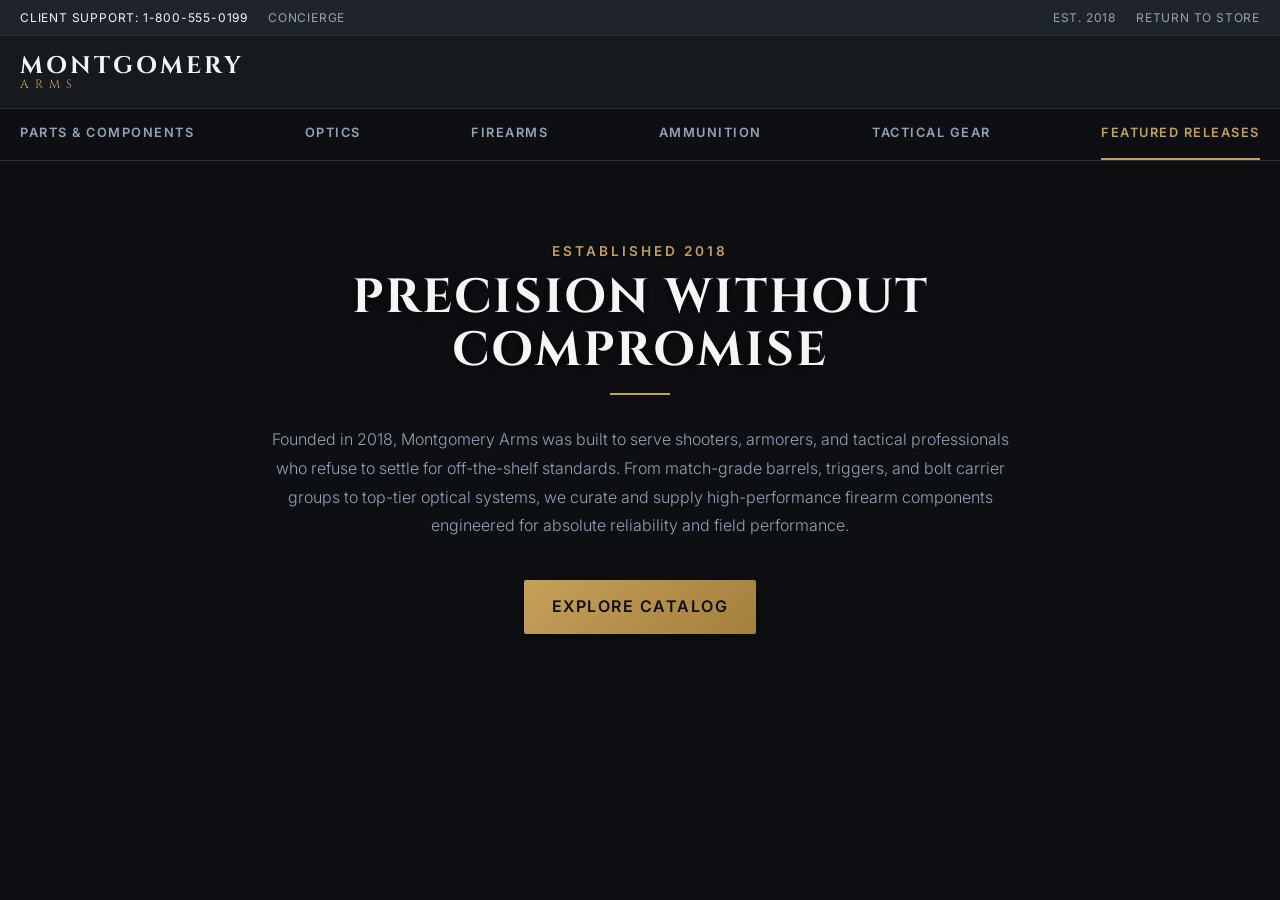
<file: about.html>
<!DOCTYPE html>
<html lang="en">
<head>
    <meta charset="UTF-8">
    <meta name="viewport" content="width=device-width, initial-scale=1.0">
    <meta name="description" content="Montgomery Arms — Established in 2018. Outfitting shooters, armorers, and professionals with precision gun parts, optics, and tactical gear.">
    <title>Our Heritage — Montgomery Arms</title>
    <link rel="stylesheet" href="style.css">
    <!-- Google Fonts for High-End Typography -->
    <link rel="preconnect" href="https://fonts.googleapis.com">
    <link rel="preconnect" href="https://fonts.gstatic.com" crossorigin>
    <link href="https://fonts.googleapis.com/css2?family=Cinzel:wght@600;700&family=Inter:wght@300;400;500;600&display=swap" rel="stylesheet">
</head>
<body>

    <!-- Top Utility Bar -->
    <header class="top-bar">
        <div class="top-bar-container">
            <div class="top-bar-left">
                <span>CLIENT SUPPORT: 1-800-555-0199</span>
                <a href="#">CONCIERGE</a>
            </div>
            <div class="top-bar-right">
                <span class="trust-badge">EST. 2018</span>
                <a href="index.html">RETURN TO STORE</a>
            </div>
        </div>
    </header>

    <!-- Main Navigation Bar -->
    <header class="main-header">
        <div class="header-container">
            <a href="index.html" class="logo">
                <span class="logo-title">MONTGOMERY</span>
                <span class="logo-sub">ARMS</span>
            </a>
        </div>
    </header>

    <!-- Category Navigation for Consistency -->
    <nav class="category-nav">
        <div class="nav-container">
            <a href="index.html">PARTS & COMPONENTS</a>
            <a href="index.html">OPTICS</a>
            <a href="index.html">FIREARMS</a>
            <a href="index.html">AMMUNITION</a>
            <a href="index.html">TACTICAL GEAR</a>
            <a href="index.html" class="nav-highlight">FEATURED RELEASES</a>
        </div>
    </nav>

    <!-- Main Content Section -->
    <main class="about-container">
        <span class="hero-subtitle">ESTABLISHED 2018</span>
        <h1 class="hero-title">PRECISION WITHOUT COMPROMISE</h1>
        <div class="gold-divider"></div>
        <p class="about-text">
            Founded in 2018, Montgomery Arms was built to serve shooters, armorers, and tactical professionals who refuse to settle for off-the-shelf standards. From match-grade barrels, triggers, and bolt carrier groups to top-tier optical systems, we curate and supply high-performance firearm components engineered for absolute reliability and field performance.
        </p>
        <a href="index.html" class="btn-primary">EXPLORE CATALOG</a>
    </main>

</body>
</html>
</file>
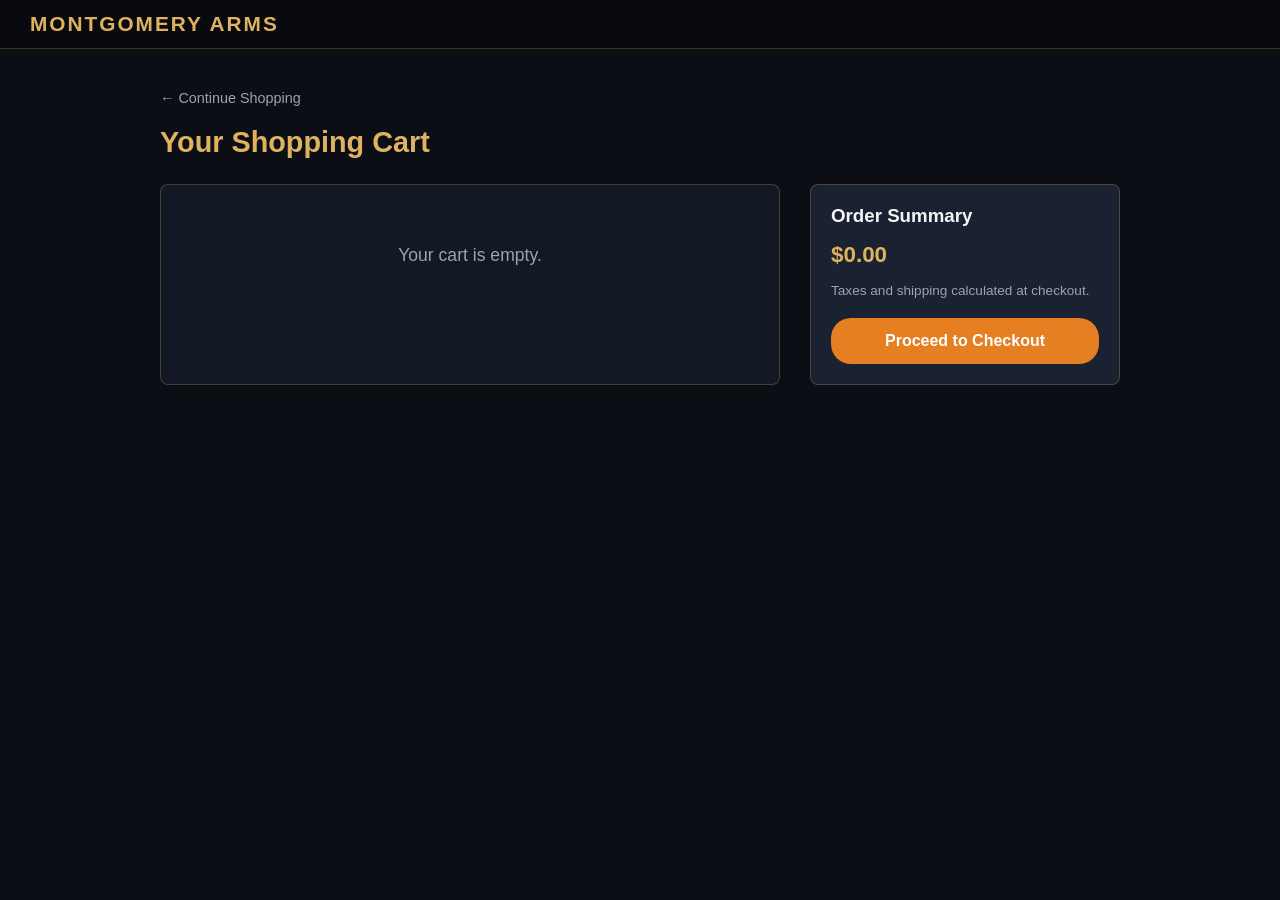
<file: cart.html>
<!DOCTYPE html>
<html lang="en">
<head>
    <meta charset="UTF-8">
    <meta name="viewport" content="width=device-width, initial-scale=1.0">
    <title>Shopping Cart - Montgomery Arms</title>
    <style>
        :root {
            --bg-main: #0b0e14;
            --bg-card: #121824;
            --bg-panel: #1a2130;
            --gold-accent: #dfb260;
            --gold-hover: #f3c272;
            --orange-btn: #e67e22;
            --text-light: #f4f5f7;
            --text-muted: #9ca3af;
            --border-subtle: rgba(223, 178, 96, 0.25);
        }
        * { box-sizing: border-box; margin: 0; padding: 0; font-family: 'Segoe UI', Tahoma, Geneva, Verdana, sans-serif; }
        body { background-color: var(--bg-main); color: var(--text-light); }

        header {
            background-color: #080a0f; border-bottom: 1px solid var(--border-subtle);
            padding: 12px 30px; display: flex; justify-content: space-between; align-items: center;
        }
        .logo { font-size: 1.3rem; font-weight: 800; color: var(--gold-accent); text-decoration: none; letter-spacing: 2px; }

        .container { max-width: 1000px; margin: 40px auto; padding: 0 20px; }
        h1 { color: var(--gold-accent); margin-bottom: 25px; font-size: 1.8rem; }

        .cart-layout { display: grid; grid-template-columns: 2fr 1fr; gap: 30px; }
        .cart-items-box { background-color: var(--bg-card); border-radius: 8px; padding: 20px; border: 1px solid var(--border-subtle); }
        .cart-summary-box { background-color: var(--bg-panel); border-radius: 8px; padding: 20px; border: 1px solid var(--border-subtle); height: fit-content; }

        .cart-item-row { display: flex; align-items: center; justify-content: space-between; border-bottom: 1px solid var(--border-subtle); padding: 15px 0; gap: 15px; }
        .cart-item-row:last-child { border-bottom: none; }
        .item-details { flex-grow: 1; }
        .item-title { font-weight: 600; font-size: 0.95rem; margin-bottom: 5px; color: var(--text-light); }
        .item-price { color: var(--gold-accent); font-weight: bold; }
        
        .remove-btn { background: none; border: none; color: #e74c3c; cursor: pointer; font-size: 0.85rem; margin-top: 5px; text-decoration: underline; }
        .remove-btn:hover { color: #c0392b; }

        .summary-total { font-size: 1.4rem; font-weight: bold; color: var(--gold-accent); margin: 15px 0; }
        .checkout-btn { width: 100%; padding: 14px; background-color: var(--orange-btn); color: #fff; border: none; border-radius: 20px; font-weight: bold; font-size: 1rem; cursor: pointer; }
        .checkout-btn:hover { background-color: #d35400; }
        
        .empty-cart { text-align: center; color: var(--text-muted); padding: 40px 0; font-size: 1.1rem; }
        .back-link { color: var(--text-muted); text-decoration: none; display: inline-block; margin-bottom: 20px; font-size: 0.9rem; }
        .back-link:hover { color: var(--gold-accent); }
    </style>
</head>
<body>

    <header>
        <a href="index.html" class="logo">MONTGOMERY ARMS</a>
    </header>

    <main class="container">
        <a href="index.html" class="back-link">&larr; Continue Shopping</a>
        <h1>Your Shopping Cart</h1>

        <div class="cart-layout">
            <!-- Left: Items list -->
            <div class="cart-items-box" id="cart-items-container">
                <div class="empty-cart">Loading cart...</div>
            </div>

            <!-- Right: Subtotal & Checkout Summary -->
            <div class="cart-summary-box">
                <h3>Order Summary</h3>
                <div class="summary-total" id="cart-subtotal">$0.00</div>
                <p style="font-size: 0.85rem; color: var(--text-muted); margin-bottom: 20px;">Taxes and shipping calculated at checkout.</p>
                <button class="checkout-btn" onclick="alert('Checkout integration coming soon!')">Proceed to Checkout</button>
            </div>
        </div>
    </main>

    <!-- Script to render and manage cart state -->
    <script src="products.js"></script>
    <script>
        function renderCart() {
            const container = document.getElementById('cart-items-container');
            const subtotalEl = document.getElementById('cart-subtotal');
            // FIXED: Changed storage key to match montgomery_cart everywhere
            let cart = JSON.parse(localStorage.getItem('montgomery_cart')) || [];

            if (cart.length === 0) {
                container.innerHTML = '<div class="empty-cart">Your cart is empty.</div>';
                subtotalEl.textContent = '$0.00';
                return;
            }

            let html = '';
            let subtotal = 0;

            cart.forEach((cartItem, index) => {
                let productData = (typeof products !== 'undefined') ? products.find(p => p.sku === cartItem.sku) : null;
                let title = productData ? productData.title : cartItem.sku;
                let price = productData ? parseFloat(productData.price.replace('$', '')) : 0.00;
                let itemTotal = price * cartItem.quantity;
                subtotal += itemTotal;

                html += `
                    <div class="cart-item-row">
                        <div class="item-details">
                            <div class="item-title">${title}</div>
                            <div style="font-size: 0.85rem; color: var(--text-muted);">Qty: ${cartItem.quantity}</div>
                            <button class="remove-btn" onclick="removeItem(${index})">Remove</button>
                        </div>
                        <div class="item-price">$${itemTotal.toFixed(2)}</div>
                    </div>
                `;
            });

            container.innerHTML = html;
            subtotalEl.textContent = '$' + subtotal.toFixed(2);
        }

        function removeItem(index) {
            let cart = JSON.parse(localStorage.getItem('montgomery_cart')) || [];
            cart.splice(index, 1);
            localStorage.setItem('montgomery_cart', JSON.stringify(cart));
            renderCart();
        }

        renderCart();
    </script>
</body>
</html>
</file>
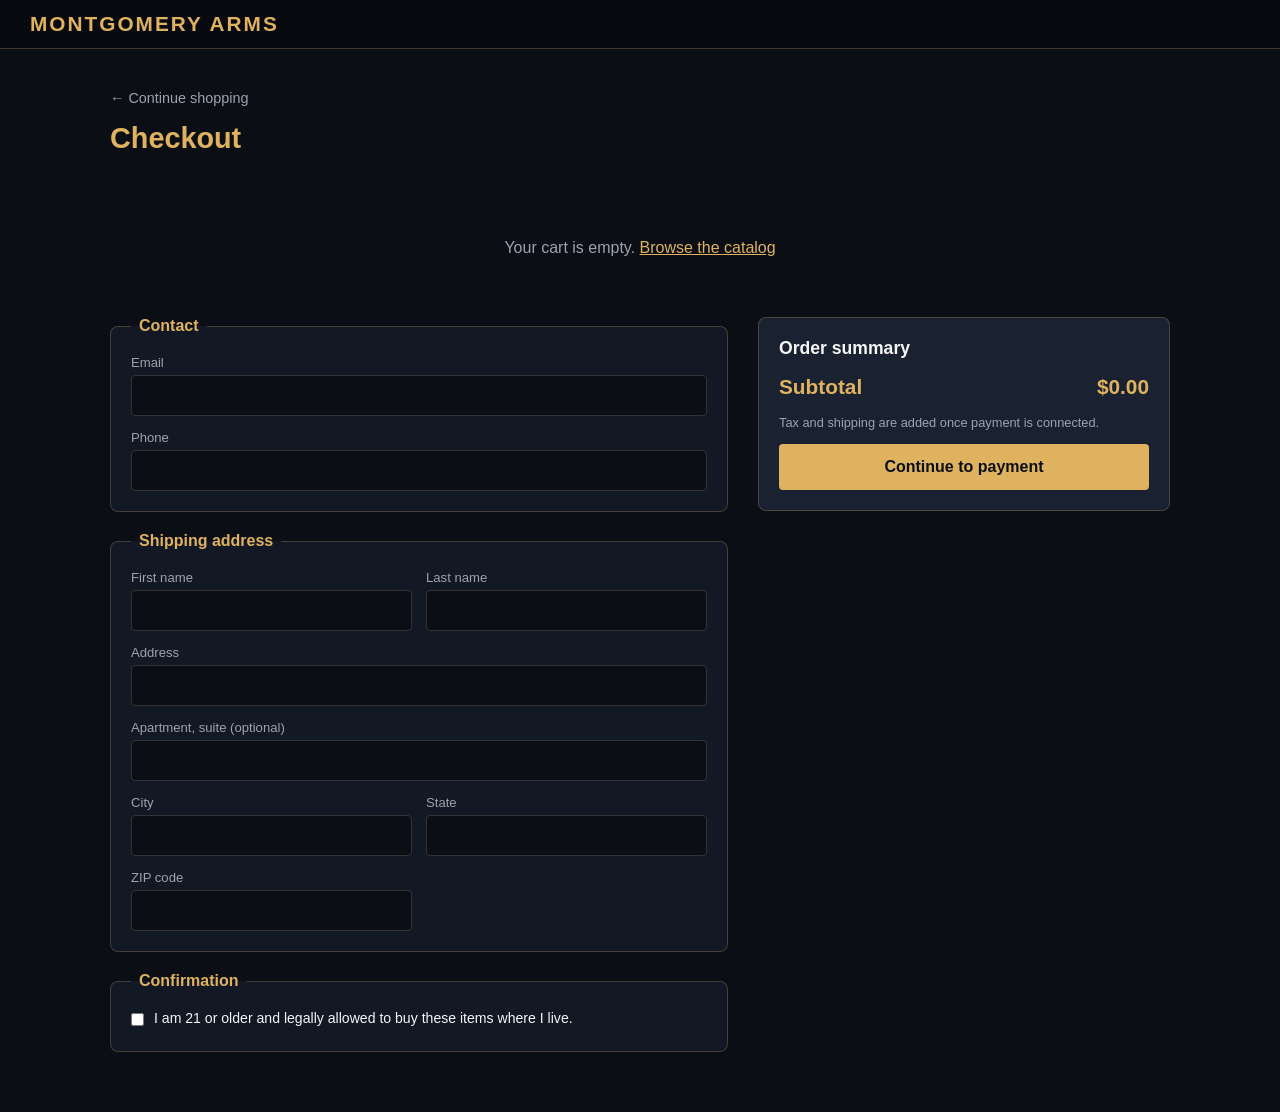
<file: checkout.html>
<!DOCTYPE html>
<html lang="en">
<head>
<meta charset="UTF-8">
<meta name="viewport" content="width=device-width, initial-scale=1.0">
<title>Checkout - Montgomery Arms</title>
<style>
:root{--bg:#0b0e14;--card:#121824;--panel:#1a2130;--gold:#dfb260;--gold-h:#f3c272;--text:#f4f5f7;--muted:#9ca3af;--line:rgba(223,178,96,.25)}
*{box-sizing:border-box;margin:0;padding:0;font-family:'Segoe UI',Tahoma,sans-serif}
body{background:var(--bg);color:var(--text)}
header{background:#080a0f;border-bottom:1px solid var(--line);padding:12px 30px}
.logo{font-size:1.3rem;font-weight:800;color:var(--gold);text-decoration:none;letter-spacing:2px}
main{max-width:1100px;margin:40px auto;padding:0 20px}
h1{color:var(--gold);font-size:1.8rem;margin-bottom:24px}
.layout{display:grid;grid-template-columns:1.5fr 1fr;gap:30px;align-items:start}
@media(max-width:850px){.layout{grid-template-columns:1fr}}
fieldset{border:1px solid var(--line);border-radius:8px;background:var(--card);padding:20px;margin-bottom:20px}
legend{padding:0 8px;color:var(--gold);font-weight:700}
.grid{display:grid;grid-template-columns:1fr 1fr;gap:14px}.full{grid-column:1/-1}
label{display:block;font-size:.82rem;color:var(--muted);margin-bottom:5px}
input,select{width:100%;padding:11px;background:var(--bg);color:var(--text);border:1px solid #333;border-radius:4px;font-size:.95rem}
input:focus,select:focus{outline:2px solid var(--gold);outline-offset:1px}
.check{display:flex;gap:10px;align-items:flex-start;font-size:.88rem;color:var(--text)}.check input{width:auto;margin-top:3px}
.summary{background:var(--panel);border:1px solid var(--line);border-radius:8px;padding:20px;position:sticky;top:20px}
.summary h2{font-size:1.1rem;margin-bottom:14px}
.row{display:flex;justify-content:space-between;gap:12px;padding:8px 0;font-size:.9rem;border-bottom:1px solid #2a3441}
.row small{color:var(--muted)}
.tot{display:flex;justify-content:space-between;font-size:1.3rem;font-weight:700;color:var(--gold);margin:16px 0}
button.go{width:100%;padding:14px;background:var(--gold);color:var(--bg);border:0;border-radius:4px;font-weight:800;font-size:1rem;cursor:pointer}
button.go:hover{background:var(--gold-h)}
.msg{margin-top:14px;padding:12px;border:1px solid var(--line);border-radius:6px;font-size:.88rem;color:var(--muted);display:none}
.empty{text-align:center;padding:60px 0;color:var(--muted)}.empty a{color:var(--gold)}
a.back{color:var(--muted);text-decoration:none;font-size:.9rem;display:inline-block;margin-bottom:16px}a.back:hover{color:var(--gold)}
</style>
</head>
<body>
<header><a href="index.html" class="logo">MONTGOMERY ARMS</a></header>
<main>
  <a href="index.html" class="back">&larr; Continue shopping</a>
  <h1>Checkout</h1>
  <div id="empty" class="empty" hidden>Your cart is empty. <a href="index.html">Browse the catalog</a></div>
  <form id="co" class="layout" novalidate>
    <div>
      <fieldset><legend>Contact</legend><div class="grid">
        <div class="full"><label for="email">Email</label><input id="email" name="email" type="email" autocomplete="email" required></div>
        <div class="full"><label for="phone">Phone</label><input id="phone" name="phone" type="tel" autocomplete="tel" required></div>
      </div></fieldset>
      <fieldset><legend>Shipping address</legend><div class="grid">
        <div><label for="fn">First name</label><input id="fn" name="fn" autocomplete="given-name" required></div>
        <div><label for="ln">Last name</label><input id="ln" name="ln" autocomplete="family-name" required></div>
        <div class="full"><label for="a1">Address</label><input id="a1" name="a1" autocomplete="address-line1" required></div>
        <div class="full"><label for="a2">Apartment, suite (optional)</label><input id="a2" name="a2" autocomplete="address-line2"></div>
        <div><label for="city">City</label><input id="city" name="city" autocomplete="address-level2" required></div>
        <div><label for="state">State</label><input id="state" name="state" autocomplete="address-level1" maxlength="2" required></div>
        <div><label for="zip">ZIP code</label><input id="zip" name="zip" autocomplete="postal-code" inputmode="numeric" required></div>
      </div></fieldset>
      <fieldset><legend>Confirmation</legend>
        <label class="check"><input type="checkbox" id="age" required> I am 21 or older and legally allowed to buy these items where I live.</label>
      </fieldset>
    </div>
    <aside class="summary">
      <h2>Order summary</h2>
      <div id="lines"></div>
      <div class="tot"><span>Subtotal</span><span id="sub">$0.00</span></div>
      <p style="font-size:.8rem;color:var(--muted);margin-bottom:14px">Tax and shipping are added once payment is connected.</p>
      <button class="go" type="submit">Continue to payment</button>
      <div class="msg" id="msg" role="status"></div>
    </aside>
  </form>
</main>
<script src="products.js"></script>
<script src="cart.js"></script>
<script>
const money = n => '$' + n.toFixed(2);
const esc = s => String(s).replace(/[&<>"']/g, c => ({'&':'&amp;','<':'&lt;','>':'&gt;','"':'&quot;',"'":'&#39;'}[c]));
const form = document.getElementById('co'), msg = document.getElementById('msg');

function show() {
  const lines = Cart.lines();
  document.getElementById('empty').hidden = lines.length > 0;
  form.hidden = lines.length === 0;
  document.getElementById('lines').innerHTML = lines.map(l =>
    `<div class="row"><span>${esc(l.product.title)}<br><small>Qty ${l.quantity} &times; ${money(l.unit)}</small></span><strong>${money(l.line)}</strong></div>`).join('');
  document.getElementById('sub').textContent = money(Cart.total());
}

// Hook for your payment provider (Stripe Checkout, Authorize.net, etc.).
// Receives the validated order. Replace the body when you connect a backend.
function startPayment(order) {
  sessionStorage.setItem('montgomery_order_draft', JSON.stringify(order));
  msg.style.display = 'block';
  msg.textContent = 'Your details are saved, but payment is not connected yet, so no order has been placed.';
}

form.addEventListener('submit', e => {
  e.preventDefault();
  if (!form.checkValidity()) { form.reportValidity(); return; }
  const customer = Object.fromEntries(new FormData(form));
  startPayment({ customer, items: Cart.lines().map(l => ({ sku: l.sku, quantity: l.quantity, unit: l.unit })), subtotal: Cart.total() });
});
show();
window.addEventListener('storage', show);
</script>
</body>
</html>
</file>
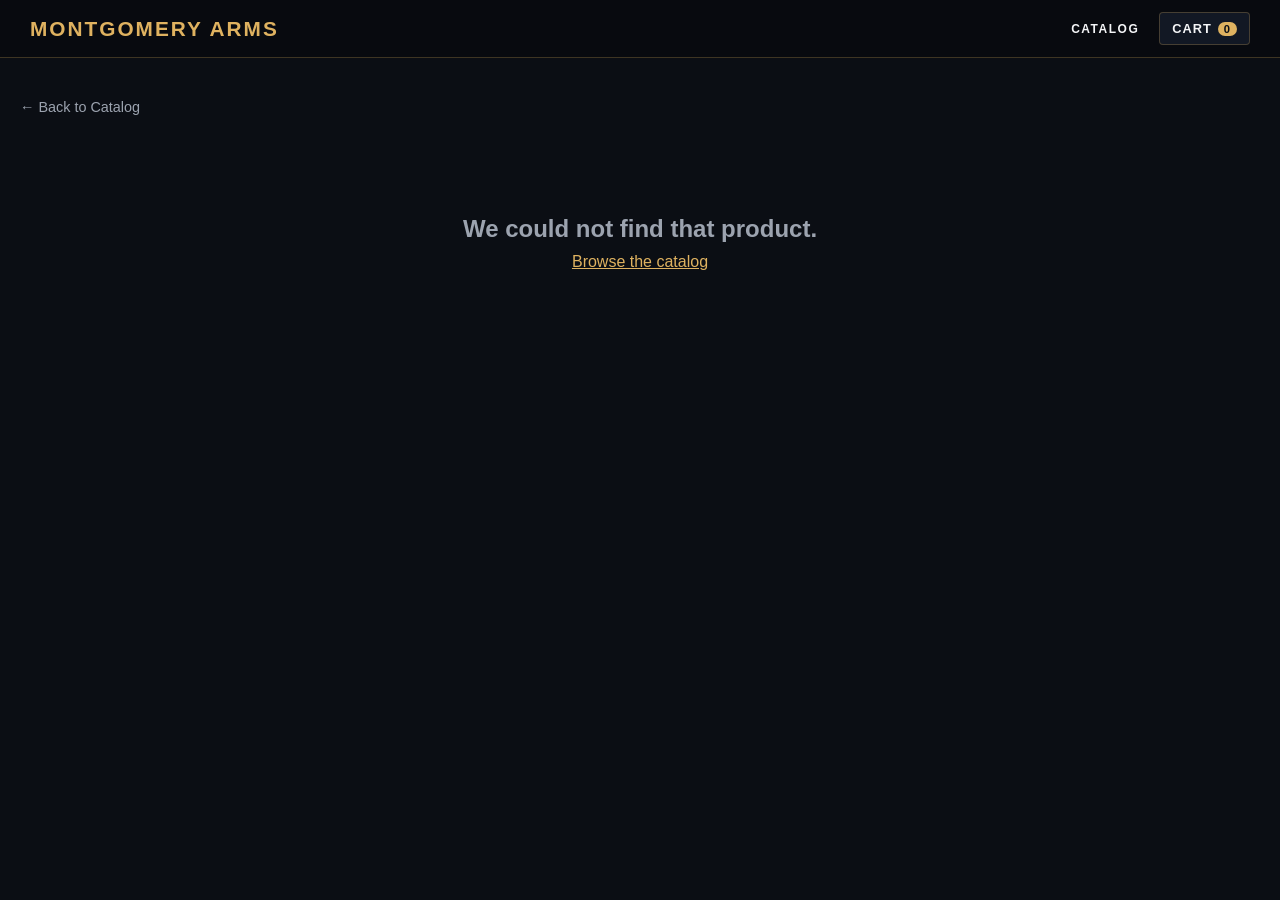
<file: product-detail.html>
<!DOCTYPE html>
<html lang="en">
<head>
    <meta charset="UTF-8">
    <meta name="viewport" content="width=device-width, initial-scale=1.0">
    <title>Product Details - Montgomery Arms</title>
    <style>
        :root {
            --bg-main: #0b0e14; --bg-card: #121824; --bg-panel: #1a2130;
            --gold-accent: #dfb260; --gold-hover: #f3c272;
            --orange-btn: #e67e22; --orange-hover: #d35400;
            --text-light: #f4f5f7; --text-muted: #9ca3af;
            --border-subtle: rgba(223, 178, 96, 0.25);
        }
        * { box-sizing: border-box; margin: 0; padding: 0; font-family: 'Segoe UI', Tahoma, Geneva, Verdana, sans-serif; }
        body { background-color: var(--bg-main); color: var(--text-light); }

        header { background-color: #080a0f; border-bottom: 1px solid var(--border-subtle); padding: 12px 30px; display: flex; justify-content: space-between; align-items: center; gap: 20px; flex-wrap: wrap; }
        .logo { font-size: 1.3rem; font-weight: 800; color: var(--gold-accent); text-decoration: none; letter-spacing: 2px; white-space: nowrap; }
        .header-right { display: flex; align-items: center; gap: 20px; }
        nav { display: flex; gap: 20px; }
        nav a { color: var(--text-light); text-decoration: none; font-size: 0.75rem; font-weight: 700; letter-spacing: 1.5px; text-transform: uppercase; transition: color 0.2s; }
        nav a:hover { color: var(--gold-accent); }
        .cart-btn { border: 1px solid var(--border-subtle); background-color: var(--bg-card); color: var(--text-light); padding: 8px 12px; border-radius: 4px; cursor: pointer; display: flex; align-items: center; gap: 6px; text-decoration: none; font-size: 0.8rem; font-weight: 700; letter-spacing: 1px; }
        .cart-btn:hover { border-color: var(--gold-accent); }
        .cart-count-badge { background-color: var(--gold-accent); color: #0b0e14; font-size: 0.7rem; font-weight: 800; padding: 1px 6px; border-radius: 10px; min-width: 18px; text-align: center; }

        .container { max-width: 1400px; margin: 40px auto; padding: 0 20px; }
        .back-link { color: var(--text-muted); text-decoration: none; font-size: 0.9rem; display: inline-block; margin-bottom: 20px; }
        .back-link:hover { color: var(--gold-accent); }
        .not-found { text-align: center; padding: 80px 0; color: var(--text-muted); }
        .not-found a { color: var(--gold-accent); }

        .hero-grid { display: grid; grid-template-columns: 2fr 2fr 1fr; gap: 30px; margin-bottom: 50px; }
        .gallery-wrapper { display: flex; gap: 20px; }
        .thumbnails { display: flex; flex-direction: column; gap: 10px; }
        .thumb { width: 60px; height: 60px; background: #fff; border: 2px solid transparent; border-radius: 4px; padding: 5px; cursor: pointer; }
        .thumb:hover, .thumb.active { border-color: var(--gold-accent); }
        .thumb img { width: 100%; height: 100%; object-fit: contain; }
        .main-image { flex-grow: 1; background: #fff; border-radius: 8px; padding: 20px; display: flex; align-items: center; justify-content: center; }
        .main-image img { max-width: 100%; max-height: 400px; object-fit: contain; }

        .product-info h1 { font-size: 1.6rem; margin-bottom: 10px; line-height: 1.3; }
        .meta { color: var(--text-muted); font-size: 0.85rem; margin-bottom: 10px; }
        .product-info p.blurb { color: var(--text-muted); line-height: 1.6; margin: 10px 0; font-size: 0.95rem; }
        .about-item h3 { font-size: 1.1rem; margin: 20px 0 10px 0; border-bottom: 1px solid var(--border-subtle); padding-bottom: 5px; }
        .features-list { list-style-type: disc; margin-left: 20px; line-height: 1.6; font-size: 0.9rem; }
        .features-list li { margin-bottom: 8px; }

        .action-box { background-color: var(--bg-panel); border: 1px solid var(--border-subtle); border-radius: 8px; padding: 20px; height: fit-content; }
        .price { font-size: 2.2rem; font-weight: 700; color: var(--gold-accent); margin-bottom: 12px; }
        .stock { color: #2ecc71; font-weight: 700; font-size: 0.95rem; margin-bottom: 6px; }
        .sold { font-size: 0.85rem; color: var(--text-muted); margin-bottom: 20px; line-height: 1.5; }
        .quantity-wrapper { margin-bottom: 15px; }
        .quantity-wrapper label { display: block; font-size: 0.85rem; margin-bottom: 8px; color: var(--text-muted); }
        select { width: 100%; padding: 10px; background-color: var(--bg-main); color: var(--text-light); border: 1px solid #333; border-radius: 4px; font-size: 1rem; }
        .btn { width: 100%; padding: 14px; font-weight: 800; letter-spacing: 1px; border: none; border-radius: 20px; cursor: pointer; margin-bottom: 12px; font-size: 0.9rem; transition: all 0.2s; }
        .btn-cart { background-color: var(--gold-accent); color: var(--bg-main); }
        .btn-cart:hover { background-color: var(--gold-hover); }
        .btn-buy { background-color: var(--orange-btn); color: #fff; }
        .btn-buy:hover { background-color: var(--orange-hover); }

        .section-header { font-size: 1.4rem; color: var(--gold-accent); border-bottom: 2px solid var(--border-subtle); padding-bottom: 10px; margin: 50px 0 20px 0; text-transform: uppercase; letter-spacing: 1px; }
        .rich-content { background-color: var(--bg-card); padding: 30px; border-radius: 8px; line-height: 1.8; }
        .specs-table { width: 100%; border-collapse: collapse; background-color: var(--bg-card); border-radius: 8px; overflow: hidden; }
        .specs-table th, .specs-table td { padding: 15px; text-align: left; border-bottom: 1px solid var(--border-subtle); }
        .specs-table th { background-color: var(--bg-panel); color: var(--text-muted); width: 30%; font-weight: normal; }

        .related-grid { display: grid; grid-template-columns: repeat(auto-fill, minmax(220px, 1fr)); gap: 20px; }
        .related-card { background-color: var(--bg-card); border: 1px solid var(--border-subtle); padding: 15px; border-radius: 6px; transition: border-color 0.2s; text-decoration: none; color: inherit; display: block; }
        .related-card:hover { border-color: var(--gold-accent); }
        .related-img { background: #fff; height: 150px; display: flex; align-items: center; justify-content: center; border-radius: 4px; margin-bottom: 15px; padding: 10px; }
        .related-img img { max-width: 100%; max-height: 100%; }
        .related-title { font-size: 0.85rem; margin-bottom: 10px; height: 2.6em; overflow: hidden; }
        .related-price { color: var(--gold-accent); font-weight: 700; font-size: 1.1rem; }

        @media (max-width: 1024px) { .hero-grid { grid-template-columns: 1fr 1fr; } .action-box { grid-column: span 2; } }
        @media (max-width: 768px) { .hero-grid { grid-template-columns: 1fr; } .action-box { grid-column: span 1; } .gallery-wrapper { flex-direction: column-reverse; } .thumbnails { flex-direction: row; } }
    </style>
</head>
<body>
    <header>
        <a href="index.html" class="logo">MONTGOMERY ARMS</a>
        <div class="header-right">
            <nav>
                <a href="index.html">CATALOG</a>
            </nav>
            <a href="cart.html" class="cart-btn" id="cart-button">
                <span>CART</span>
                <span id="cart-counter" class="cart-count-badge">0</span>
            </a>
        </div>
    </header>

    <main class="container">
        <a href="index.html" class="back-link">&larr; Back to Catalog</a>
        <div id="detail"></div>
    </main>

    <script src="products.js"></script>
    <script src="cart.js"></script>
    <script>
        const esc = s => String(s).replace(/[&<>"']/g, c => ({ '&': '&amp;', '<': '&lt;', '>': '&gt;', '"': '&quot;', "'": '&#39;' }[c]));
        const money = n => '$' + n.toFixed(2);
        const PLACEHOLDER = 'https://placehold.co/500x500/ffffff/121824?text=Montgomery+Arms';
        const imgOf = p => p.image || `images/${p.sku}/000001.jpg`;

        const sku = new URLSearchParams(location.search).get('sku');
        const p = products.find(x => x.sku === sku);
        const root = document.getElementById('detail');

        if (!p) {
            document.title = 'Product not found - Montgomery Arms';
            root.innerHTML = '<div class="not-found"><h2>We could not find that product.</h2><p style="margin-top:10px"><a href="index.html">Browse the catalog</a></p></div>';
        } else {
            document.title = p.title + ' - Montgomery Arms';
            const specs = Object.assign({}, p.specs || {}, { Category: p.category, SKU: p.sku });
            const related = products.filter(x => x.sku !== p.sku)
                .sort((a, b) => (b.category === p.category) - (a.category === p.category)).slice(0, 4);

            // Gallery: main image plus images/<sku>/000001-000004.jpg (thumbs that don't exist are removed)
            const gallery = [1, 2, 3, 4].map(n => `images/${p.sku}/00000${n}.jpg`);
            if (p.image) gallery.unshift(p.image);

            root.innerHTML = `
            <div class="hero-grid">
                <div class="gallery-wrapper">
                    <div class="thumbnails" id="thumbs">
                        ${gallery.map((src, i) => `<div class="thumb${i === 0 ? ' active' : ''}" data-src="${esc(src)}"><img src="${esc(src)}" alt="Photo ${i + 1}" onerror="this.parentNode.remove()"></div>`).join('')}
                    </div>
                    <div class="main-image"><img id="product-img" src="${esc(imgOf(p))}" alt="${esc(p.title)}" onerror="this.onerror=null;this.src='${PLACEHOLDER}'"></div>
                </div>

                <div class="product-info">
                    <h1>${esc(p.title)}</h1>
                    <p class="meta">SKU: ${esc(p.sku)} &nbsp;|&nbsp; ${esc(p.category)}</p>
                    ${p.blurb ? `<p class="blurb">${esc(p.blurb)}</p>` : ''}
                    ${p.features && p.features.length ? `<div class="about-item"><h3>About this item</h3><ul class="features-list">${p.features.map(f => `<li>${esc(f)}</li>`).join('')}</ul></div>` : ''}
                </div>

                <div class="action-box">
                    <div class="price">${money(p.price)}</div>
                    <div class="stock">In Stock</div>
                    <div class="sold">Ships from and sold by Montgomery Arms</div>
                    <div class="quantity-wrapper">
                        <label for="cart-quantity">Quantity:</label>
                        <select id="cart-quantity">${[1, 2, 3, 4, 5].map(n => `<option value="${n}">${n}</option>`).join('')}</select>
                    </div>
                    <button id="add-to-cart-btn" class="btn btn-cart">Add to Cart</button>
                    <button id="buy-now-btn" class="btn btn-buy">Buy Now</button>
                </div>
            </div>

            ${p.brandStory ? `<h2 class="section-header">From the Brand</h2><div class="rich-content"><p>${esc(p.brandStory)}</p></div>` : ''}

            <h2 class="section-header">Product Information</h2>
            <table class="specs-table"><tbody>
                ${Object.entries(specs).map(([k, v]) => `<tr><th>${esc(k)}</th><td>${esc(v)}</td></tr>`).join('')}
            </tbody></table>

            <h2 class="section-header">More from Montgomery Arms</h2>
            <div class="related-grid">
                ${related.map(r => `
                    <a href="product-detail.html?sku=${encodeURIComponent(r.sku)}" class="related-card">
                        <div class="related-img"><img src="${esc(imgOf(r))}" alt="${esc(r.title)}" onerror="this.onerror=null;this.src='https://placehold.co/150x150/ffffff/121824?text=MA'"></div>
                        <div class="related-title">${esc(r.title)}</div>
                        <div class="related-price">${money(r.price)}</div>
                    </a>`).join('')}
            </div>`;

            document.getElementById('thumbs').addEventListener('click', e => {
                const t = e.target.closest('.thumb'); if (!t) return;
                document.querySelectorAll('.thumb').forEach(x => x.classList.toggle('active', x === t));
                document.getElementById('product-img').src = t.dataset.src;
            });
            const qty = () => parseInt(document.getElementById('cart-quantity').value, 10) || 1;
            document.getElementById('add-to-cart-btn').addEventListener('click', () => { Cart.add(p.sku, qty()); Cart.open(); });
            document.getElementById('buy-now-btn').addEventListener('click', () => { Cart.add(p.sku, qty()); location.href = 'checkout.html'; });
        }
    </script>
</body>
</html>
</file>
<file: style.css>
/* ==========================================================================
   1. GLOBAL VARIABLES & RESET
   ========================================================================== */
:root {
    /* High-Trust Dark Luxury Palette */
    --bg-primary: #0D0F12;       /* Obsidian Matte */
    --bg-secondary: #16191E;     /* Dark Slate */
    --bg-tertiary: #1F242C;      /* Soft Charcoal */
    
    --text-primary: #F4F5F7;     /* High-contrast off-white */
    --text-muted: #94A3B8;       /* Muted slate text */
    
    --gold-primary: #C5A059;     /* Champagne Gold */
    --gold-hover: #D4AF37;       /* Bright Gold Accent */
    --border-color: #2A303C;    /* Subtle dark border */
}

* {
    margin: 0;
    padding: 0;
    box-sizing: border-box;
}

body {
    background-color: var(--bg-primary);
    color: var(--text-primary);
    font-family: 'Inter', sans-serif;
    line-height: 1.6;
    overflow-x: hidden;
}

a {
    color: inherit;
    text-decoration: none;
    transition: all 0.2s ease;
}

/* ==========================================================================
   2. TOP UTILITY BAR
   ========================================================================== */
.top-bar {
    background-color: var(--bg-tertiary);
    border-bottom: 1px solid var(--border-color);
    font-size: 0.75rem;
    letter-spacing: 0.8px;
    padding: 8px 0;
}

.top-bar-container {
    max-width: 1400px;
    margin: 0 auto;
    padding: 0 20px;
    display: flex;
    justify-content: space-between;
    align-items: center;
}

.top-bar-left, .top-bar-right {
    display: flex;
    align-items: center;
    gap: 20px;
}

.top-bar a {
    color: var(--text-muted);
}

.top-bar a:hover {
    color: var(--gold-primary);
}

.trust-badge {
    color: var(--text-muted);
}

/* ==========================================================================
   3. MAIN HEADER & PRECISION SEARCH
   ========================================================================== */
.main-header {
    background-color: var(--bg-secondary);
    border-bottom: 1px solid var(--border-color);
    padding: 18px 0;
}

.header-container {
    max-width: 1400px;
    margin: 0 auto;
    padding: 0 20px;
    display: flex;
    justify-content: space-between;
    align-items: center;
    gap: 30px;
}

.logo {
    display: flex;
    flex-direction: column;
    line-height: 1;
}

.logo-title {
    font-family: 'Cinzel', serif;
    font-size: 1.5rem;
    font-weight: 700;
    letter-spacing: 3px;
    color: var(--text-primary);
}

.logo-sub {
    font-family: 'Cinzel', serif;
    font-size: 0.75rem;
    letter-spacing: 6px;
    color: var(--gold-primary);
}

/* Search Box Container */
.search-box {
    display: flex;
    flex: 1;
    max-width: 650px;
    background: var(--bg-primary);
    border: 1px solid var(--border-color);
    border-radius: 4px;
    overflow: hidden;
}

.search-category-select {
    background: var(--bg-tertiary);
    color: var(--text-muted);
    border: none;
    border-right: 1px solid var(--border-color);
    padding: 0 12px;
    font-size: 0.8rem;
    outline: none;
    cursor: pointer;
}

.search-box input {
    flex: 1;
    background: transparent;
    border: none;
    padding: 10px 15px;
    color: var(--text-primary);
    font-size: 0.85rem;
    outline: none;
}

.search-box input::placeholder {
    color: var(--text-muted);
}

.btn-search {
    background: var(--gold-primary);
    border: none;
    padding: 0 18px;
    color: var(--bg-primary);
    cursor: pointer;
    display: flex;
    align-items: center;
    justify-content: center;
    transition: background 0.2s ease;
}

.btn-search:hover {
    background: var(--gold-hover);
}

/* Cart Button */
.cart-btn {
    display: flex;
    align-items: center;
    gap: 8px;
    background: var(--bg-tertiary);
    border: 1px solid var(--border-color);
    padding: 8px 16px;
    border-radius: 4px;
    font-size: 0.85rem;
    font-weight: 600;
    letter-spacing: 1px;
}

.cart-btn:hover {
    border-color: var(--gold-primary);
    color: var(--gold-primary);
}

.cart-count {
    background: var(--gold-primary);
    color: var(--bg-primary);
    border-radius: 50%;
    padding: 2px 7px;
    font-size: 0.75rem;
    font-weight: 700;
}

/* ==========================================================================
   4. CATEGORY NAVIGATION
   ========================================================================== */
.category-nav {
    background-color: var(--bg-primary);
    border-bottom: 1px solid var(--border-color);
}

.nav-container {
    max-width: 1400px;
    margin: 0 auto;
    padding: 0 20px;
    display: flex;
    justify-content: space-between;
}

.category-nav a {
    padding: 14px 0;
    font-size: 0.8rem;
    font-weight: 600;
    letter-spacing: 1.5px;
    color: var(--text-muted);
    border-bottom: 2px solid transparent;
}

.category-nav a:hover, .category-nav a.nav-highlight {
    color: var(--gold-primary);
    border-bottom-color: var(--gold-primary);
}

/* ==========================================================================
   5. HERO BANNER SECTION (Optimized Contrast & High Legibility)
   ========================================================================== */
.hero-banner {
    position: relative;
    width: 100%;
    height: 70vh;
    min-height: 480px;
    overflow: hidden;
    display: flex;
    align-items: center;
    background: var(--bg-primary);
}

.hero-img {
    position: absolute;
    top: 0;
    left: 0;
    width: 100%;
    height: 100%;
    object-fit: cover;
    object-position: center;
    z-index: 1;
    filter: brightness(0.6);
}

.hero-overlay {
    position: relative;
    z-index: 2;
    max-width: 1400px;
    margin: 0 auto;
    padding: 40px 50px;
    background: linear-gradient(90deg, rgba(13, 15, 18, 0.85) 0%, rgba(13, 15, 18, 0.4) 70%, rgba(13, 15, 18, 0) 100%);
    border-radius: 4px;
}

.hero-subtitle {
    color: var(--gold-primary);
    font-size: 0.85rem;
    letter-spacing: 3px;
    font-weight: 600;
    display: block;
    margin-bottom: 10px;
    text-shadow: 0 2px 4px rgba(0, 0, 0, 0.8);
}

.hero-title {
    font-family: 'Cinzel', serif;
    font-size: 3rem;
    font-weight: 700;
    line-height: 1.1;
    letter-spacing: 2px;
    margin-bottom: 15px;
    text-shadow: 0 3px 12px rgba(0, 0, 0, 0.9);
}

.hero-desc {
    color: var(--text-primary);
    max-width: 500px;
    font-size: 1.05rem;
    margin-bottom: 25px;
    text-shadow: 0 2px 8px rgba(0, 0, 0, 0.9);
}

.btn-primary {
    display: inline-block;
    background: linear-gradient(135deg, var(--gold-primary), #A3803C);
    color: #0D0F12;
    font-weight: 600;
    letter-spacing: 1.5px;
    text-transform: uppercase;
    padding: 14px 28px;
    border-radius: 2px;
    box-shadow: 0 4px 15px rgba(0, 0, 0, 0.4);
    transition: all 0.3s ease;
}

.btn-primary:hover {
    background: var(--gold-hover);
    box-shadow: 0 6px 20px rgba(212, 175, 55, 0.4);
    transform: translateY(-2px);
}

/* ==========================================================================
   6. TRUST BAR SECTION
   ========================================================================== */
.trust-bar {
    display: grid;
    grid-template-columns: repeat(3, 1fr);
    background: var(--bg-secondary);
    border-top: 1px solid var(--border-color);
    border-bottom: 1px solid var(--border-color);
    padding: 35px 10%;
    text-align: center;
    gap: 20px;
}

.trust-item:not(:last-child) {
    border-right: 1px solid var(--border-color);
}

.trust-item h4 {
    color: var(--gold-primary);
    font-family: 'Cinzel', serif;
    font-size: 0.95rem;
    letter-spacing: 1.5px;
    margin-bottom: 6px;
}

.trust-item p {
    color: var(--text-muted);
    font-size: 0.85rem;
}

/* ==========================================================================
   7. BRAND GRID SECTION
   ========================================================================== */
.brands-section {
    max-width: 1400px;
    margin: 60px auto;
    padding: 0 20px;
}

.section-header {
    text-align: center;
    margin-bottom: 30px;
}

.section-header h2 {
    font-family: 'Cinzel', serif;
    font-size: 1.5rem;
    letter-spacing: 2px;
}

.gold-divider {
    width: 60px;
    height: 2px;
    background: var(--gold-primary);
    margin: 10px auto 0;
}

.brand-grid {
    display: grid;
    grid-template-columns: repeat(5, 1fr);
    gap: 15px;
}

.brand-card {
    background: var(--bg-secondary);
    border: 1px solid var(--border-color);
    color: var(--text-muted);
    padding: 25px 10px;
    text-align: center;
    font-weight: 600;
    letter-spacing: 2px;
    font-size: 0.85rem;
    cursor: pointer;
    transition: all 0.3s ease;
}

.brand-card:hover {
    border-color: var(--gold-primary);
    color: var(--gold-primary);
    transform: translateY(-3px);
    box-shadow: 0 8px 24px rgba(0, 0, 0, 0.5);
}

/* ==========================================================================
   8. ABOUT PAGE SPECIFICS
   ========================================================================== */
.about-container {
    max-width: 800px;
    margin: 80px auto;
    padding: 0 30px;
    text-align: center;
}

.about-text {
    font-size: 1rem;
    line-height: 1.8;
    color: var(--text-muted);
    margin: 30px 0 40px;
    font-weight: 300;
}

/* ==========================================================================
   9. DEPARTMENT GRID STYLES (Gun Parts Showcase)
   ========================================================================== */
.departments-section {
    max-width: 1400px;
    margin: 60px auto;
    padding: 0 20px;
}

.dept-grid {
    display: grid;
    grid-template-columns: repeat(4, 1fr);
    gap: 20px;
    margin-top: 30px;
}

.dept-card {
    background: var(--bg-secondary);
    border: 1px solid var(--border-color);
    padding: 30px 20px;
    border-radius: 4px;
    transition: all 0.3s ease;
    display: flex;
    flex-direction: column;
    justify-content: space-between;
}

.dept-card:hover {
    border-color: var(--gold-primary);
    transform: translateY(-4px);
    box-shadow: 0 10px 30px rgba(0, 0, 0, 0.6);
}

.dept-card h3 {
    font-family: 'Cinzel', serif;
    font-size: 1.05rem;
    color: var(--text-primary);
    margin-bottom: 10px;
    letter-spacing: 1px;
}

.dept-card p {
    font-size: 0.85rem;
    color: var(--text-muted);
    margin-bottom: 20px;
}

.dept-link {
    font-size: 0.8rem;
    font-weight: 600;
    color: var(--gold-primary);
    letter-spacing: 1px;
}

.dept-card:hover .dept-link {
    color: var(--gold-hover);
}
/* ==========================================================================
   10. CATALOG PAGE STYLES (products.html)
   ========================================================================== */
.catalog-container {
    max-width: 1400px;
    margin: 40px auto 80px;
    padding: 0 20px;
}

.catalog-sub {
    color: var(--text-muted);
    font-size: 0.9rem;
    margin-top: 6px;
}

.product-grid {
    display: grid;
    grid-template-columns: repeat(3, 1fr);
    gap: 20px;
    margin-top: 40px;
}

.product-card {
    background: var(--bg-secondary);
    border: 1px solid var(--border-color);
    border-radius: 4px;
    padding: 24px;
    display: flex;
    flex-direction: column;
    justify-content: space-between;
    transition: all 0.3s ease;
    position: relative;
}

.product-card:hover {
    border-color: var(--gold-primary);
    transform: translateY(-3px);
    box-shadow: 0 10px 25px rgba(0, 0, 0, 0.5);
}

.stock-badge {
    position: absolute;
    top: 15px;
    right: 15px;
    background: rgba(45, 180, 80, 0.15);
    color: #4ADE80;
    font-size: 0.65rem;
    font-weight: 700;
    letter-spacing: 1px;
    padding: 4px 8px;
    border-radius: 2px;
    border: 1px solid rgba(74, 222, 128, 0.3);
}

.sku-label {
    color: var(--text-muted);
    font-size: 0.75rem;
    letter-spacing: 1px;
    margin-bottom: 8px;
    display: block;
}

.product-title {
    font-size: 0.95rem;
    font-weight: 500;
    color: var(--text-primary);
    line-height: 1.4;
    margin-bottom: 20px;
}

.product-bottom {
    display: flex;
    justify-content: space-between;
    align-items: center;
    border-top: 1px solid var(--border-color);
    padding-top: 15px;
    margin-top: auto;
}

.product-price {
    font-family: 'Cinzel', serif;
    font-size: 1.25rem;
    font-weight: 700;
    color: var(--gold-primary);
}

.btn-add-cart {
    background: var(--bg-tertiary);
    border: 1px solid var(--border-color);
    color: var(--text-primary);
    padding: 8px 14px;
    font-size: 0.75rem;
    font-weight: 600;
    letter-spacing: 1px;
    border-radius: 2px;
    cursor: pointer;
    transition: all 0.2s ease;
}

.btn-add-cart:hover {
    background: var(--gold-primary);
    color: var(--bg-primary);
    border-color: var(--gold-primary);
}
/* Product Card Image Container */
.product-img-box {
    width: 100%;
    height: 180px;
    background: #0D0F12;
    border-radius: 4px;
    display: flex;
    align-items: center;
    justify-content: center;
    margin-bottom: 15px;
    overflow: hidden;
    border: 1px solid var(--border-color);
}

.product-img-box img {
    max-width: 90%;
    max-height: 90%;
    object-fit: contain;
}

.placeholder-img {
    font-family: 'Cinzel', serif;
    font-size: 0.75rem;
    letter-spacing: 2px;
    color: var(--gold-primary);
    opacity: 0.6;
}
/* --- Product Detail Modal (Amazon-Style View) --- */
.modal-overlay {
    position: fixed;
    top: 0;
    left: 0;
    width: 100vw;
    height: 100vh;
    background: rgba(10, 12, 16, 0.85);
    backdrop-filter: blur(8px);
    display: flex;
    justify-content: center;
    align-items: center;
    z-index: 9999;
    opacity: 0;
    pointer-events: none;
    transition: opacity 0.3s ease;
}

.modal-overlay.active {
    opacity: 1;
    pointer-events: auto;
}

.modal-container {
    background: #14171d;
    border: 1px solid var(--border-color, #2a2e39);
    border-radius: 8px;
    width: 90%;
    max-width: 960px;
    max-height: 90vh;
    overflow-y: auto;
    position: relative;
    padding: 30px;
    box-shadow: 0 20px 50px rgba(0, 0, 0, 0.8);
    color: #e2e8f0;
}

.modal-close {
    position: absolute;
    top: 15px;
    right: 20px;
    font-size: 28px;
    color: #888;
    cursor: pointer;
    background: none;
    border: none;
    transition: color 0.2s;
}

.modal-close:hover {
    color: #dfb260;
}

.modal-grid {
    display: grid;
    grid-template-columns: 1fr 1fr;
    gap: 30px;
    align-items: start;
}

@media (max-width: 768px) {
    .modal-grid {
        grid-template-columns: 1fr;
    }
}

/* Modal Gallery */
.modal-gallery {
    display: flex;
    flex-direction: column;
    gap: 15px;
}

.modal-main-img-box {
    width: 100%;
    height: 380px;
    background: #0a0c10;
    border: 1px solid #2a2e39;
    border-radius: 6px;
    display: flex;
    align-items: center;
    justify-content: center;
    overflow: hidden;
    padding: 10px;
}

.modal-main-img-box img {
    max-width: 100%;
    max-height: 100%;
    object-fit: contain;
}

.modal-thumbs {
    display: flex;
    gap: 10px;
    justify-content: center;
}

.modal-thumb {
    width: 60px;
    height: 60px;
    background: #0a0c10;
    border: 1px solid #2a2e39;
    border-radius: 4px;
    cursor: pointer;
    object-fit: contain;
    padding: 4px;
    opacity: 0.6;
    transition: all 0.2s;
}

.modal-thumb:hover, .modal-thumb.active {
    opacity: 1;
    border-color: #dfb260;
}

/* Modal Info Panel */
.modal-info {
    display: flex;
    flex-direction: column;
    gap: 15px;
}

.modal-title {
    font-family: 'Cinzel', serif;
    font-size: 1.5rem;
    color: #f1f5f9;
    line-height: 1.3;
}

.modal-sku-bar {
    font-size: 0.85rem;
    color: #888;
    display: flex;
    gap: 15px;
}

.modal-price {
    font-size: 1.8rem;
    color: #dfb260;
    font-weight: 700;
}

.modal-desc {
    font-size: 0.95rem;
    color: #94a3b8;
    line-height: 1.6;
    border-top: 1px solid #2a2e39;
    border-bottom: 1px solid #2a2e39;
    padding: 15px 0;
}

.modal-actions {
    display: flex;
    gap: 15px;
    align-items: center;
    margin-top: 10px;
}

.qty-input {
    width: 60px;
    padding: 10px;
    background: #0a0c10;
    border: 1px solid #2a2e39;
    color: #fff;
    border-radius: 4px;
    text-align: center;
    font-size: 1rem;
}

.product-card {
    cursor: pointer;
    transition: transform 0.2s ease, border-color 0.2s ease;
}

.product-card:hover {
    transform: translateY(-3px);
    border-color: #dfb260;
}
/* --- Amazon-Style Product Detail Modal --- */
.modal-overlay {
    position: fixed;
    top: 0;
    left: 0;
    width: 100vw;
    height: 100vh;
    background: rgba(10, 12, 16, 0.88);
    backdrop-filter: blur(8px);
    display: flex;
    justify-content: center;
    align-items: center;
    z-index: 9999;
    opacity: 0;
    pointer-events: none;
    transition: opacity 0.3s ease;
}

.modal-overlay.active {
    opacity: 1;
    pointer-events: auto;
}

.modal-container {
    background: #14171d;
    border: 1px solid #2a2e39;
    border-radius: 8px;
    width: 90%;
    max-width: 960px;
    max-height: 90vh;
    overflow-y: auto;
    position: relative;
    padding: 32px;
    box-shadow: 0 20px 50px rgba(0, 0, 0, 0.85);
    color: #e2e8f0;
}

.modal-close {
    position: absolute;
    top: 15px;
    right: 20px;
    font-size: 32px;
    color: #888;
    cursor: pointer;
    background: none;
    border: none;
    transition: color 0.2s;
}

.modal-close:hover {
    color: #dfb260;
}

.modal-grid {
    display: grid;
    grid-template-columns: 1fr 1fr;
    gap: 32px;
    align-items: start;
}

@media (max-width: 768px) {
    .modal-grid {
        grid-template-columns: 1fr;
    }
}

.modal-gallery {
    display: flex;
    flex-direction: column;
    gap: 16px;
}

.modal-main-img-box {
    width: 100%;
    height: 380px;
    background: #0a0c10;
    border: 1px solid #2a2e39;
    border-radius: 6px;
    display: flex;
    align-items: center;
    justify-content: center;
    overflow: hidden;
    padding: 12px;
}

.modal-main-img-box img {
    max-width: 100%;
    max-height: 100%;
    object-fit: contain;
}

.modal-thumbs {
    display: flex;
    gap: 12px;
    justify-content: center;
}

.modal-thumb {
    width: 65px;
    height: 65px;
    background: #0a0c10;
    border: 1px solid #2a2e39;
    border-radius: 4px;
    cursor: pointer;
    object-fit: contain;
    padding: 4px;
    opacity: 0.6;
    transition: all 0.2s;
}

.modal-thumb:hover, .modal-thumb.active {
    opacity: 1;
    border-color: #dfb260;
}

.modal-info {
    display: flex;
    flex-direction: column;
    gap: 16px;
}

.modal-title {
    font-family: 'Cinzel', serif;
    font-size: 1.45rem;
    color: #f1f5f9;
    line-height: 1.3;
}

.modal-sku-bar {
    font-size: 0.85rem;
    color: #888;
    display: flex;
    gap: 16px;
}

.modal-price {
    font-size: 1.85rem;
    color: #dfb260;
    font-weight: 700;
}

.modal-desc {
    font-size: 0.95rem;
    color: #94a3b8;
    line-height: 1.6;
    border-top: 1px solid #2a2e39;
    border-bottom: 1px solid #2a2e39;
    padding: 16px 0;
}

.modal-actions {
    display: flex;
    gap: 16px;
    align-items: center;
}

.qty-input {
    width: 65px;
    padding: 10px;
    background: #0a0c10;
    border: 1px solid #2a2e39;
    color: #fff;
    border-radius: 4px;
    text-align: center;
    font-size: 1rem;
}

.product-card {
    cursor: pointer;
    transition: transform 0.2s ease, border-color 0.2s ease;
}

.product-card:hover {
    transform: translateY(-3px);
    border-color: #dfb260;
}
/* --- Dedicated Product Detail Page Styles --- */
.detail-container {
    max-width: 1200px;
    margin: 30px auto;
    padding: 0 20px;
}

.breadcrumb {
    font-size: 0.85rem;
    color: #888;
    margin-bottom: 24px;
}

.breadcrumb a {
    color: #dfb260;
    text-decoration: none;
}

.product-detail-layout {
    display: grid;
    grid-template-columns: 1fr 1fr;
    gap: 40px;
    margin-bottom: 50px;
}

@media (max-width: 850px) {
    .product-detail-layout {
        grid-template-columns: 1fr;
    }
}

.detail-gallery {
    display: flex;
    flex-direction: column;
    gap: 16px;
}

.detail-main-stage {
    width: 100%;
    height: 420px;
    background: #14171d;
    border: 1px solid #2a2e39;
    border-radius: 8px;
    display: flex;
    align-items: center;
    justify-content: center;
    overflow: hidden;
    padding: 20px;
}

.detail-main-stage img {
    max-width: 100%;
    max-height: 100%;
    object-fit: contain;
}

.detail-thumbs {
    display: flex;
    gap: 12px;
}

.detail-thumb {
    width: 75px;
    height: 75px;
    background: #14171d;
    border: 1px solid #2a2e39;
    border-radius: 6px;
    cursor: pointer;
    object-fit: contain;
    padding: 6px;
    opacity: 0.6;
    transition: all 0.2s;
}

.detail-thumb:hover, .detail-thumb.active {
    opacity: 1;
    border-color: #dfb260;
}

.detail-info {
    display: flex;
    flex-direction: column;
    gap: 18px;
}

.detail-title {
    font-family: 'Cinzel', serif;
    font-size: 1.8rem;
    color: #f1f5f9;
    line-height: 1.3;
}

.detail-sku-row {
    display: flex;
    gap: 20px;
    font-size: 0.85rem;
    color: #888;
}

.detail-price {
    font-size: 2.2rem;
    color: #dfb260;
    font-weight: 700;
}

.detail-actions {
    display: flex;
    gap: 16px;
    margin: 10px 0;
}

.detail-overview {
    border-top: 1px solid #2a2e39;
    padding-top: 20px;
}

.detail-overview h3 {
    font-family: 'Cinzel', serif;
    color: #dfb260;
    font-size: 1.1rem;
    margin-bottom: 8px;
}

.detail-overview p {
    color: #94a3b8;
    line-height: 1.6;
    font-size: 0.95rem;
}

/* Specs Table */
.specs-section {
    margin: 50px 0;
    background: #14171d;
    border: 1px solid #2a2e39;
    border-radius: 8px;
    padding: 30px;
}

.section-title-gold {
    font-family: 'Cinzel', serif;
    color: #dfb260;
    margin-bottom: 20px;
    font-size: 1.25rem;
}

.specs-table {
    width: 100%;
    border-collapse: collapse;
}

.specs-table td {
    padding: 12px 16px;
    border-bottom: 1px solid #2a2e39;
    font-size: 0.9rem;
}

.specs-table tr:last-child td {
    border-bottom: none;
}

.specs-table td:first-child {
    color: #888;
    width: 35%;
    font-weight: 500;
}

.specs-table td:last-child {
    color: #f1f5f9;
}

.related-section {
    margin-top: 50px;
}
</file>
